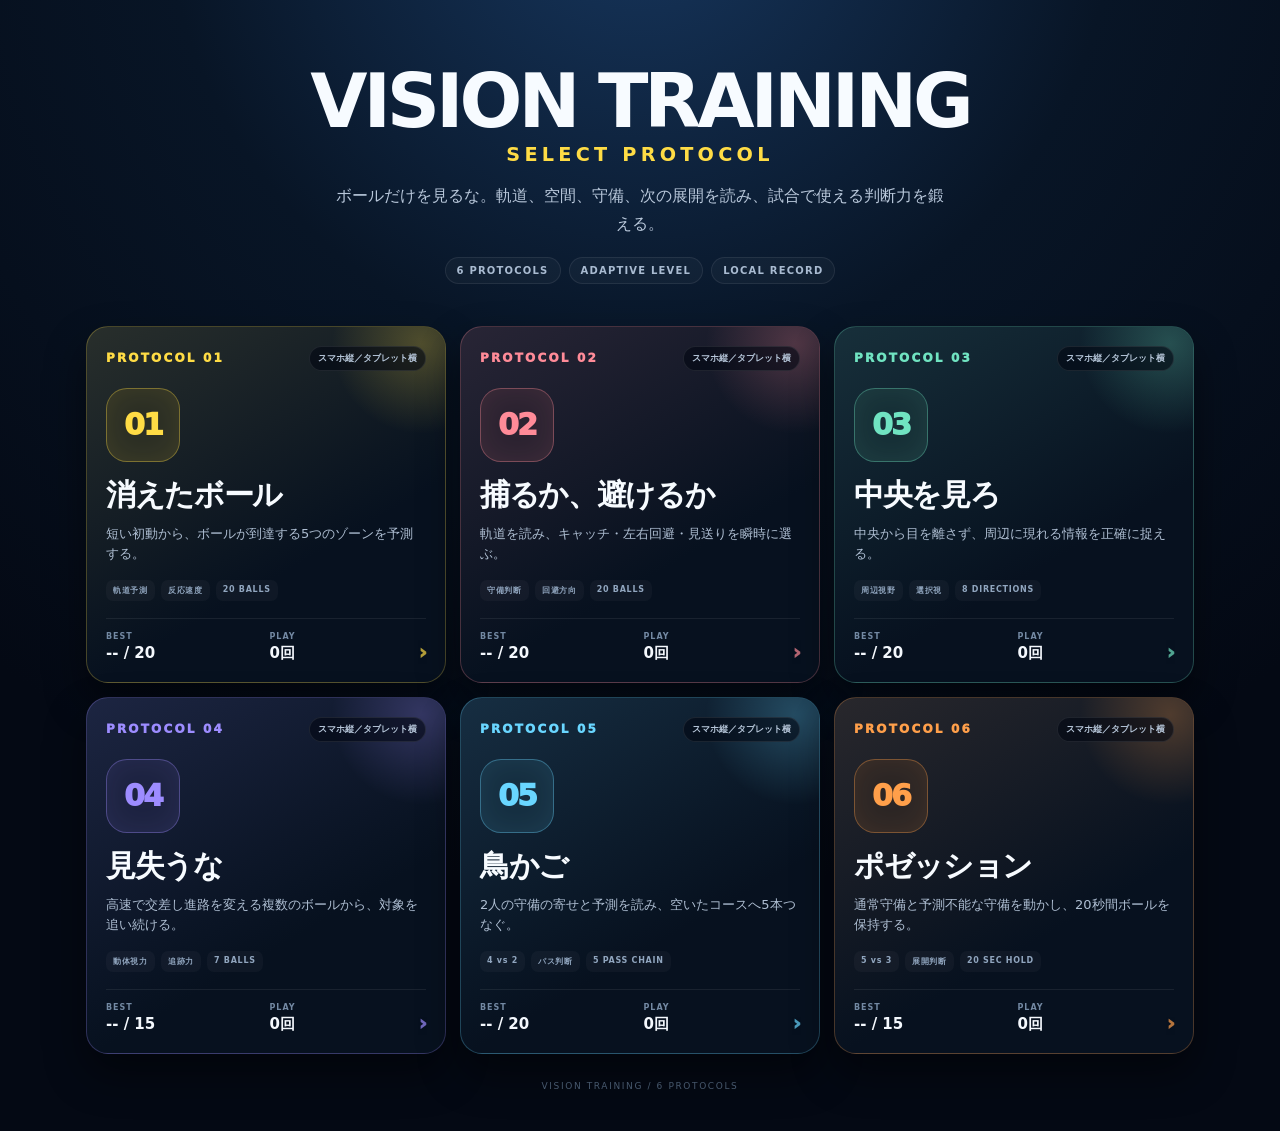
<file: index.html>
<!doctype html>
<html lang="ja">
<head>
<meta charset="utf-8">
<meta name="viewport" content="width=device-width,initial-scale=1,viewport-fit=cover">
<meta name="theme-color" content="#050914">
<title>VISION TRAINING｜トレーニング選択</title>
<link rel="stylesheet" href="./launcher.css?v=1">
</head>
<body>
<div class="launcher">
  <header class="hero">
    <h1>VISION TRAINING<span>SELECT PROTOCOL</span></h1>
    <p>ボールだけを見るな。軌道、空間、守備、次の展開を読み、試合で使える判断力を鍛える。</p>
    <div class="hero-meta"><span>6 PROTOCOLS</span><span>ADAPTIVE LEVEL</span><span>LOCAL RECORD</span></div>
  </header>

  <main class="protocol-grid" aria-label="トレーニング一覧">
    <a class="protocol-card p1" data-game="p1" href="./hidden-ball.html">
      <div class="card-top"><span class="protocol-no">PROTOCOL 01</span><span class="orientation">スマホ縦／タブレット横</span></div>
      <div class="card-mark">01</div>
      <h2>消えたボール</h2>
      <p class="description">短い初動から、ボールが到達する5つのゾーンを予測する。</p>
      <div class="tags"><span>軌道予測</span><span>反応速度</span><span>20 BALLS</span></div>
      <div class="card-record"><span>BEST<strong data-best>-- / 20</strong></span><span>PLAY<strong data-sessions>0回</strong></span></div>
      <span class="card-arrow">›</span>
    </a>

    <a class="protocol-card p2" data-game="p2" href="./catch-dodge.html">
      <div class="card-top"><span class="protocol-no">PROTOCOL 02</span><span class="orientation">スマホ縦／タブレット横</span></div>
      <div class="card-mark">02</div>
      <h2>捕るか、避けるか</h2>
      <p class="description">軌道を読み、キャッチ・左右回避・見送りを瞬時に選ぶ。</p>
      <div class="tags"><span>守備判断</span><span>回避方向</span><span>20 BALLS</span></div>
      <div class="card-record"><span>BEST<strong data-best>-- / 20</strong></span><span>PLAY<strong data-sessions>0回</strong></span></div>
      <span class="card-arrow">›</span>
    </a>

    <a class="protocol-card p3" data-game="p3" href="./peripheral.html">
      <div class="card-top"><span class="protocol-no">PROTOCOL 03</span><span class="orientation">スマホ縦／タブレット横</span></div>
      <div class="card-mark">03</div>
      <h2>中央を見ろ</h2>
      <p class="description">中央から目を離さず、周辺に現れる情報を正確に捉える。</p>
      <div class="tags"><span>周辺視野</span><span>選択視</span><span>8 DIRECTIONS</span></div>
      <div class="card-record"><span>BEST<strong data-best>-- / 20</strong></span><span>PLAY<strong data-sessions>0回</strong></span></div>
      <span class="card-arrow">›</span>
    </a>

    <a class="protocol-card p4" data-game="p4" href="./tracking.html">
      <div class="card-top"><span class="protocol-no">PROTOCOL 04</span><span class="orientation">スマホ縦／タブレット横</span></div>
      <div class="card-mark">04</div>
      <h2>見失うな</h2>
      <p class="description">高速で交差し進路を変える複数のボールから、対象を追い続ける。</p>
      <div class="tags"><span>動体視力</span><span>追跡力</span><span>7 BALLS</span></div>
      <div class="card-record"><span>BEST<strong data-best>-- / 15</strong></span><span>PLAY<strong data-sessions>0回</strong></span></div>
      <span class="card-arrow">›</span>
    </a>

    <a class="protocol-card p5" data-game="p5" href="./rondo.html">
      <div class="card-top"><span class="protocol-no">PROTOCOL 05</span><span class="orientation">スマホ縦／タブレット横</span></div>
      <div class="card-mark">05</div>
      <h2>鳥かご</h2>
      <p class="description">2人の守備の寄せと予測を読み、空いたコースへ5本つなぐ。</p>
      <div class="tags"><span>4 vs 2</span><span>パス判断</span><span>5 PASS CHAIN</span></div>
      <div class="card-record"><span>BEST<strong data-best>-- / 20</strong></span><span>PLAY<strong data-sessions>0回</strong></span></div>
      <span class="card-arrow">›</span>
    </a>

    <a class="protocol-card p6" data-game="p6" href="./possession.html">
      <div class="card-top"><span class="protocol-no">PROTOCOL 06</span><span class="orientation">スマホ縦／タブレット横</span></div>
      <div class="card-mark">06</div>
      <h2>ポゼッション</h2>
      <p class="description">通常守備と予測不能な守備を動かし、20秒間ボールを保持する。</p>
      <div class="tags"><span>5 vs 3</span><span>展開判断</span><span>20 SEC HOLD</span></div>
      <div class="card-record"><span>BEST<strong data-best>-- / 15</strong></span><span>PLAY<strong data-sessions>0回</strong></span></div>
      <span class="card-arrow">›</span>
    </a>
  </main>

  <footer class="footer">VISION TRAINING / 6 PROTOCOLS</footer>
</div>
<script src="./launcher.js?v=1"></script>
</body>
</html>
</file>
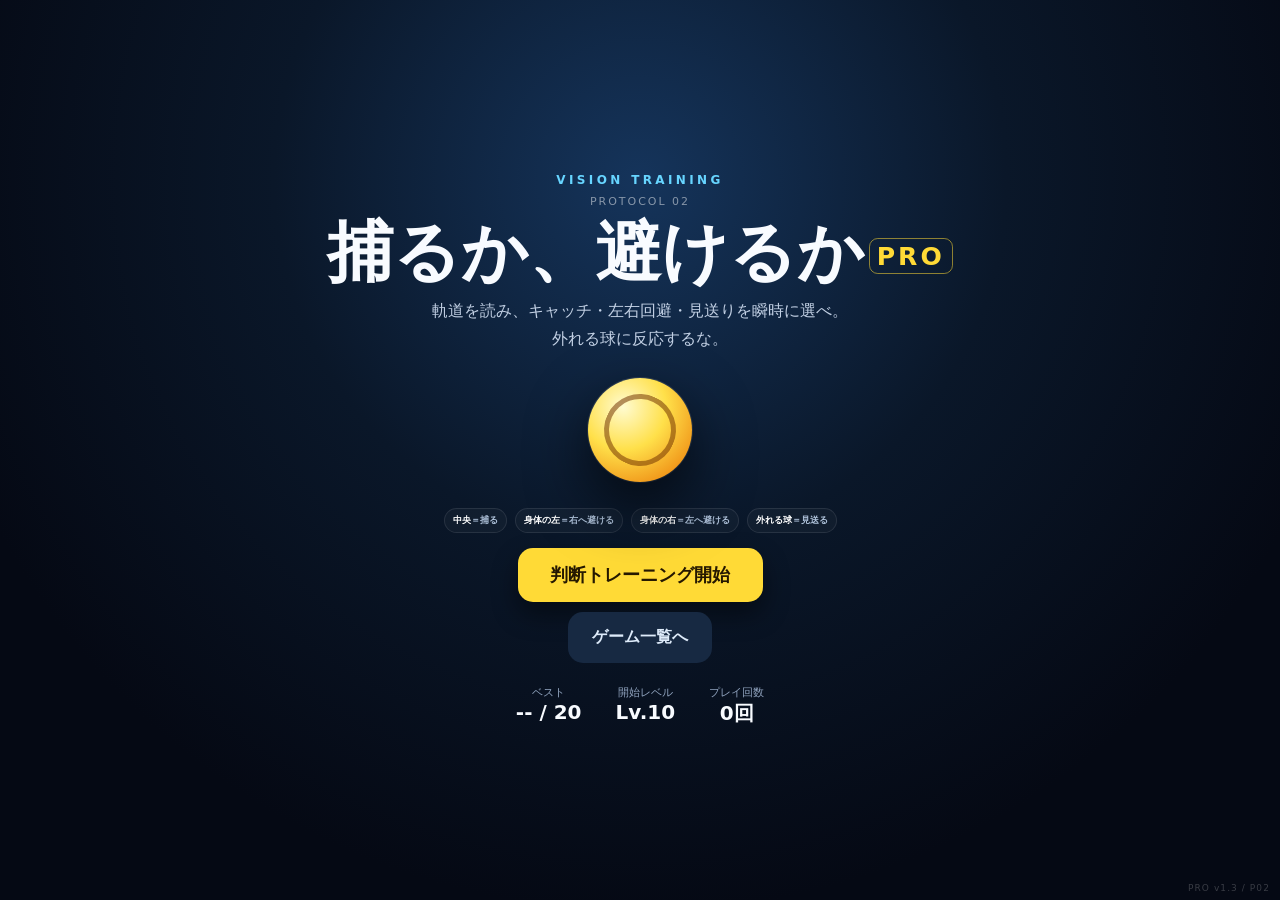
<file: catch-dodge.html>
<!doctype html>
<html lang="ja">
<head>
<meta charset="utf-8">
<meta name="viewport" content="width=device-width,initial-scale=1,viewport-fit=cover">
<meta name="theme-color" content="#050914">
<title>VISION TRAINING｜捕るか、避けるか</title>
<link rel="stylesheet" href="./pro.css?v=2">
<link rel="stylesheet" href="./catch-dodge.css?v=3">
<link rel="stylesheet" href="./phone-portrait.css?v=1">
</head>
<body>
<section id="home" class="screen home active">
  <div class="brand">VISION TRAINING</div><div class="protocol">PROTOCOL 02</div>
  <h1>捕るか、避けるか<span class="pro">PRO</span></h1>
  <p class="lead">軌道を読み、キャッチ・左右回避・見送りを瞬時に選べ。<br>外れる球に反応するな。</p>
  <div class="ball-logo"></div>
  <div class="body-key"><span><b>中央</b>＝捕る</span><span><b>身体の左</b>＝右へ避ける</span><span><b>身体の右</b>＝左へ避ける</span><span><b>外れる球</b>＝見送る</span></div>
  <button id="start" class="primary">判断トレーニング開始</button>
  <a class="secondary protocol-link" href="./index.html">ゲーム一覧へ</a>
  <div class="stats"><div><span>ベスト</span><strong id="best">-- / 20</strong></div><div><span>開始レベル</span><strong id="startLevel">Lv.10</strong></div><div><span>プレイ回数</span><strong id="sessions">0回</strong></div></div>
</section>
<section id="game" class="screen game">
  <header class="header"><button id="quit" class="icon">×</button><div><div class="progress-text"><span id="number">1</span> / 20</div><div class="track"><div id="bar" class="bar"></div></div></div><div class="level">PRO LEVEL<strong id="level">10</strong></div></header>
  <div class="stage"><canvas id="canvas"></canvas><div id="focus" class="focus">＋</div><div id="count" class="count"></div><div id="feedback" class="feedback"></div><div id="timer" class="timer"><i></i></div><div id="instruction" class="instruction">中央の＋を見ろ</div></div>
  <div class="decision-answers">
    <button class="decision dodge" data-action="dodgeLeft" disabled>← 左へ避ける<small>右側へ来る球</small></button>
    <button class="decision stay" data-action="stay" disabled>見送る<small>左へ外れる球</small></button>
    <button class="decision catch" data-action="catch" disabled>捕る<small>中央の安全な球</small></button>
    <button class="decision stay" data-action="stay" disabled>見送る<small>右へ外れる球</small></button>
    <button class="decision dodge" data-action="dodgeRight" disabled>右へ避ける →<small>左側へ来る球</small></button>
  </div>
</section>
<section id="result" class="screen result compact">
  <div class="brand">PROTOCOL COMPLETE</div><h1>判断トレーニング完了</h1>
  <div class="score"><div><strong id="score">0</strong><span>/ 20</span></div></div><p id="message" class="lead"></p>
  <div class="result-grid"><div><span>反応時間</span><strong id="reaction">-- ms</strong></div><div><span>到達レベル</span><strong id="endLevel">Lv.10</strong></div><div><span>逆方向回避</span><strong id="reverse">0回</strong></div><div><span>TIME OUT</span><strong id="timeouts">0回</strong></div></div>
  <div id="actionRates" class="action-rates"></div><div id="newBest" class="best" hidden>自己ベスト更新！</div>
  <button id="retry" class="primary">もう一度</button><button id="homeBtn" class="secondary">ホームへ</button>
</section>
<div id="portrait" class="portrait"><div><strong>端末に合う向きでプレー</strong><p>スマホは縦向き、iPadやタブレットは横向きがおすすめです。</p><button id="continue" class="secondary">この向きで続ける</button></div></div>
<div class="version">PRO v1.3 / P02</div>
<script src="./catch-dodge.js?v=2"></script>
<script src="./phone-portrait.js?v=2"></script>
</body>
</html>
</file>
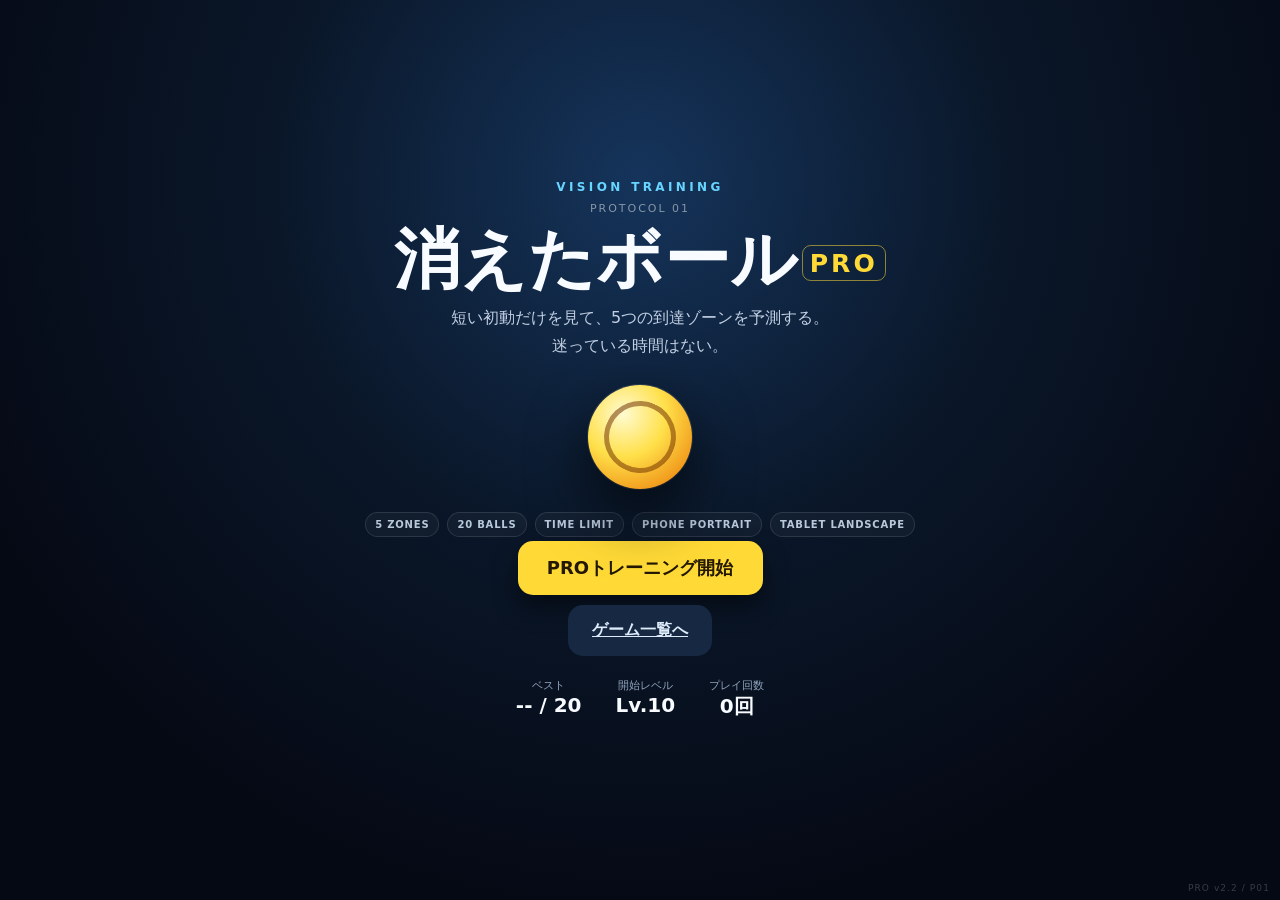
<file: hidden-ball.html>
<!doctype html>
<html lang="ja">
<head>
<meta charset="utf-8">
<meta name="viewport" content="width=device-width,initial-scale=1,viewport-fit=cover">
<meta name="theme-color" content="#050914">
<title>VISION TRAINING｜消えたボール</title>
<link rel="stylesheet" href="./pro.css?v=2">
<link rel="stylesheet" href="./phone-portrait.css?v=1">
</head>
<body>
<section id="home" class="screen home active">
  <div class="brand">VISION TRAINING</div><div class="protocol">PROTOCOL 01</div>
  <h1>消えたボール<span class="pro">PRO</span></h1>
  <p class="lead">短い初動だけを見て、5つの到達ゾーンを予測する。<br>迷っている時間はない。</p>
  <div class="ball-logo"></div>
  <div class="specs"><span>5 ZONES</span><span>20 BALLS</span><span>TIME LIMIT</span><span>PHONE PORTRAIT</span><span>TABLET LANDSCAPE</span></div>
  <button id="start" class="primary">PROトレーニング開始</button>
  <a class="secondary protocol-link" href="./index.html">ゲーム一覧へ</a>
  <div class="stats"><div><span>ベスト</span><strong id="best">-- / 20</strong></div><div><span>開始レベル</span><strong id="startLevel">Lv.10</strong></div><div><span>プレイ回数</span><strong id="sessions">0回</strong></div></div>
</section>
<section id="game" class="screen game">
  <header class="header"><button id="quit" class="icon">×</button><div><div class="progress-text"><span id="number">1</span> / 20</div><div class="track"><div id="bar" class="bar"></div></div></div><div class="level">PRO LEVEL<strong id="level">10</strong></div></header>
  <div class="stage"><canvas id="canvas"></canvas><div id="focus" class="focus">＋</div><div id="count" class="count"></div><div id="feedback" class="feedback"></div><div id="timer" class="timer"><i></i></div><div id="instruction" class="instruction">中央の＋を見ろ</div></div>
  <div class="answers">
    <button class="answer" data-zone="0" disabled>1<small>左端</small></button><button class="answer" data-zone="1" disabled>2<small>左中</small></button><button class="answer" data-zone="2" disabled>3<small>中央</small></button><button class="answer" data-zone="3" disabled>4<small>右中</small></button><button class="answer" data-zone="4" disabled>5<small>右端</small></button>
  </div>
</section>
<section id="result" class="screen result">
  <div class="brand">PROTOCOL COMPLETE</div><h1>トレーニング完了</h1>
  <div class="score"><div><strong id="score">0</strong><span>/ 20</span></div></div><p id="message" class="lead"></p>
  <div class="result-grid"><div><span>反応時間</span><strong id="reaction">-- ms</strong></div><div><span>到達レベル</span><strong id="endLevel">Lv.10</strong></div><div><span>1ゾーン差</span><strong id="nearMiss">0回</strong></div><div><span>TIME OUT</span><strong id="timeouts">0回</strong></div></div>
  <div id="zoneRates" class="zone-rates"></div><div id="newBest" class="best" hidden>自己ベスト更新！</div>
  <button id="retry" class="primary">もう一度</button><button id="homeBtn" class="secondary">ホームへ</button>
</section>
<div id="portrait" class="portrait"><div><strong>端末に合う向きでプレー</strong><p>スマホは縦向き、iPadやタブレットは横向きがおすすめです。</p><button id="continue" class="secondary">この向きで続ける</button></div></div>
<div class="version">PRO v2.2 / P01</div>
<script src="./pro.js?v=2"></script>
<script src="./phone-portrait.js?v=2"></script>
</body>
</html>
</file>
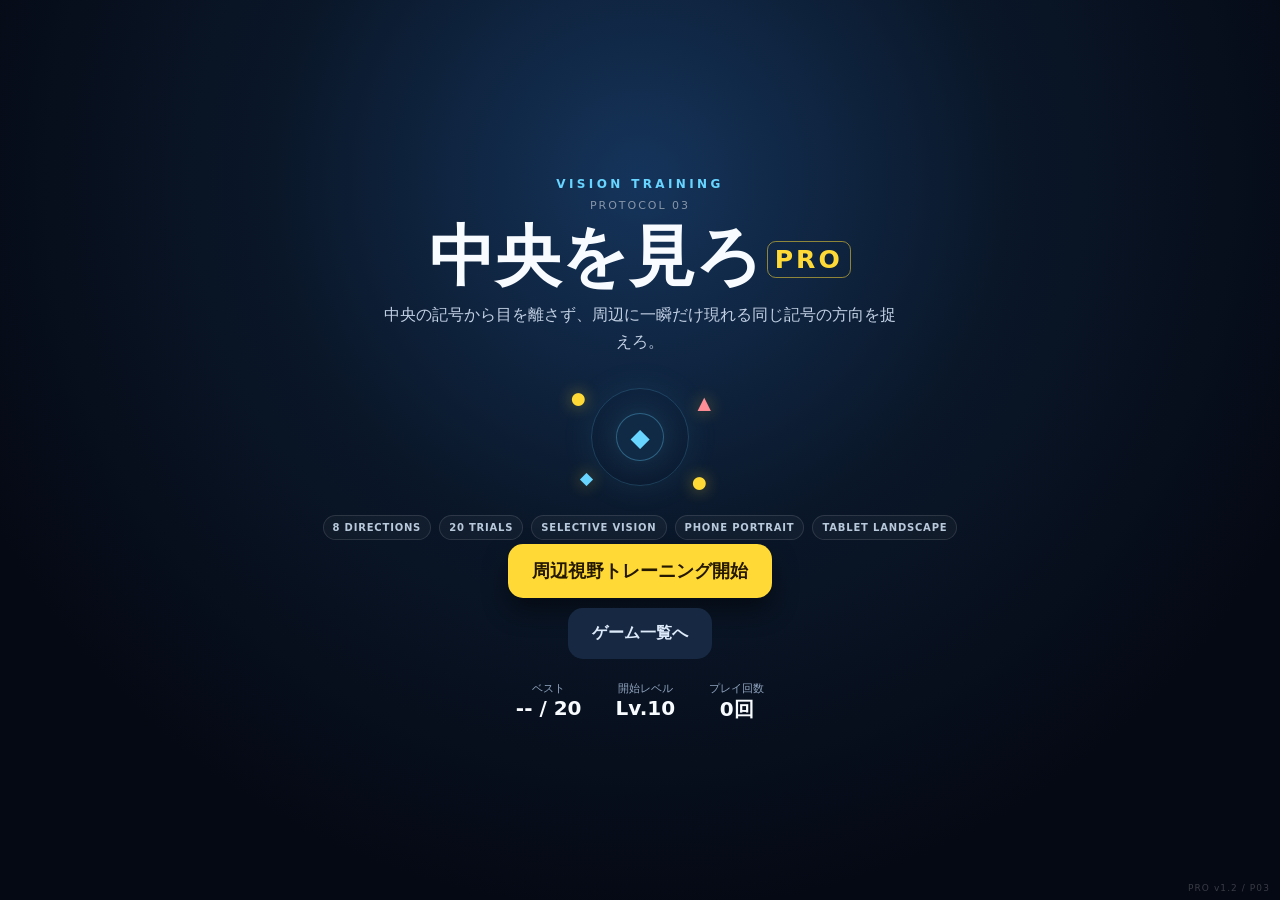
<file: peripheral.html>
<!doctype html>
<html lang="ja">
<head>
<meta charset="utf-8">
<meta name="viewport" content="width=device-width,initial-scale=1,viewport-fit=cover">
<meta name="theme-color" content="#050914">
<title>VISION TRAINING｜中央を見ろ</title>
<link rel="stylesheet" href="./pro.css?v=2">
<link rel="stylesheet" href="./peripheral.css?v=1">
<link rel="stylesheet" href="./phone-portrait.css?v=1">
</head>
<body>
<section id="home" class="screen home active">
  <div class="brand">VISION TRAINING</div><div class="protocol">PROTOCOL 03</div>
  <h1>中央を見ろ<span class="pro">PRO</span></h1>
  <p class="lead">中央の記号から目を離さず、周辺に一瞬だけ現れる同じ記号の方向を捉えろ。</p>
  <div class="peripheral-logo"><span class="logo-center">◆</span><i class="p1">●</i><i class="p2">▲</i><i class="p3">◆</i><i class="p4">●</i></div>
  <div class="specs"><span>8 DIRECTIONS</span><span>20 TRIALS</span><span>SELECTIVE VISION</span><span>PHONE PORTRAIT</span><span>TABLET LANDSCAPE</span></div>
  <button id="start" class="primary">周辺視野トレーニング開始</button>
  <a class="secondary protocol-link" href="./index.html">ゲーム一覧へ</a>
  <div class="stats"><div><span>ベスト</span><strong id="best">-- / 20</strong></div><div><span>開始レベル</span><strong id="startLevel">Lv.10</strong></div><div><span>プレイ回数</span><strong id="sessions">0回</strong></div></div>
</section>
<section id="game" class="screen game">
  <header class="header"><button id="quit" class="icon">×</button><div><div class="progress-text"><span id="number">1</span> / 20</div><div class="track"><div id="bar" class="bar"></div></div></div><div class="level">PRO LEVEL<strong id="level">10</strong></div></header>
  <div class="stage peripheral-stage">
    <canvas id="canvas"></canvas>
    <div id="focusTarget" class="focus-target"><span id="focusShape">◆</span><small>これを探せ</small></div>
    <div id="count" class="count"></div>
    <div id="feedback" class="feedback"></div>
    <div id="timer" class="timer"><i></i></div>
    <div id="instruction" class="instruction">中央だけを見ろ</div>
    <div id="directionPad" class="direction-pad" aria-label="方向を選ぶ">
      <button data-dir="0" class="dir nw" disabled aria-label="左上">↖<small>左上</small></button>
      <button data-dir="1" class="dir n" disabled aria-label="上">↑<small>上</small></button>
      <button data-dir="2" class="dir ne" disabled aria-label="右上">↗<small>右上</small></button>
      <button data-dir="3" class="dir e" disabled aria-label="右">→<small>右</small></button>
      <button data-dir="4" class="dir se" disabled aria-label="右下">↘<small>右下</small></button>
      <button data-dir="5" class="dir s" disabled aria-label="下">↓<small>下</small></button>
      <button data-dir="6" class="dir sw" disabled aria-label="左下">↙<small>左下</small></button>
      <button data-dir="7" class="dir w" disabled aria-label="左">←<small>左</small></button>
    </div>
  </div>
</section>
<section id="result" class="screen result compact">
  <div class="brand">PROTOCOL COMPLETE</div><h1>周辺視野トレーニング完了</h1>
  <div class="score"><div><strong id="score">0</strong><span>/ 20</span></div></div><p id="message" class="lead"></p>
  <div class="result-grid"><div><span>反応時間</span><strong id="reaction">-- ms</strong></div><div><span>到達レベル</span><strong id="endLevel">Lv.10</strong></div><div><span>1方向差</span><strong id="nearMiss">0回</strong></div><div><span>TIME OUT</span><strong id="timeouts">0回</strong></div></div>
  <div id="areaRates" class="area-rates"></div><div id="newBest" class="best" hidden>自己ベスト更新！</div>
  <button id="retry" class="primary">もう一度</button><button id="homeBtn" class="secondary">ホームへ</button>
</section>
<div id="portrait" class="portrait"><div><strong>端末に合う向きでプレー</strong><p>スマホは縦向き、iPadやタブレットは横向きがおすすめです。</p><button id="continue" class="secondary">この向きで続ける</button></div></div>
<div class="version">PRO v1.2 / P03</div>
<script src="./peripheral.js?v=1"></script>
<script src="./phone-portrait.js?v=2"></script>
</body>
</html>
</file>
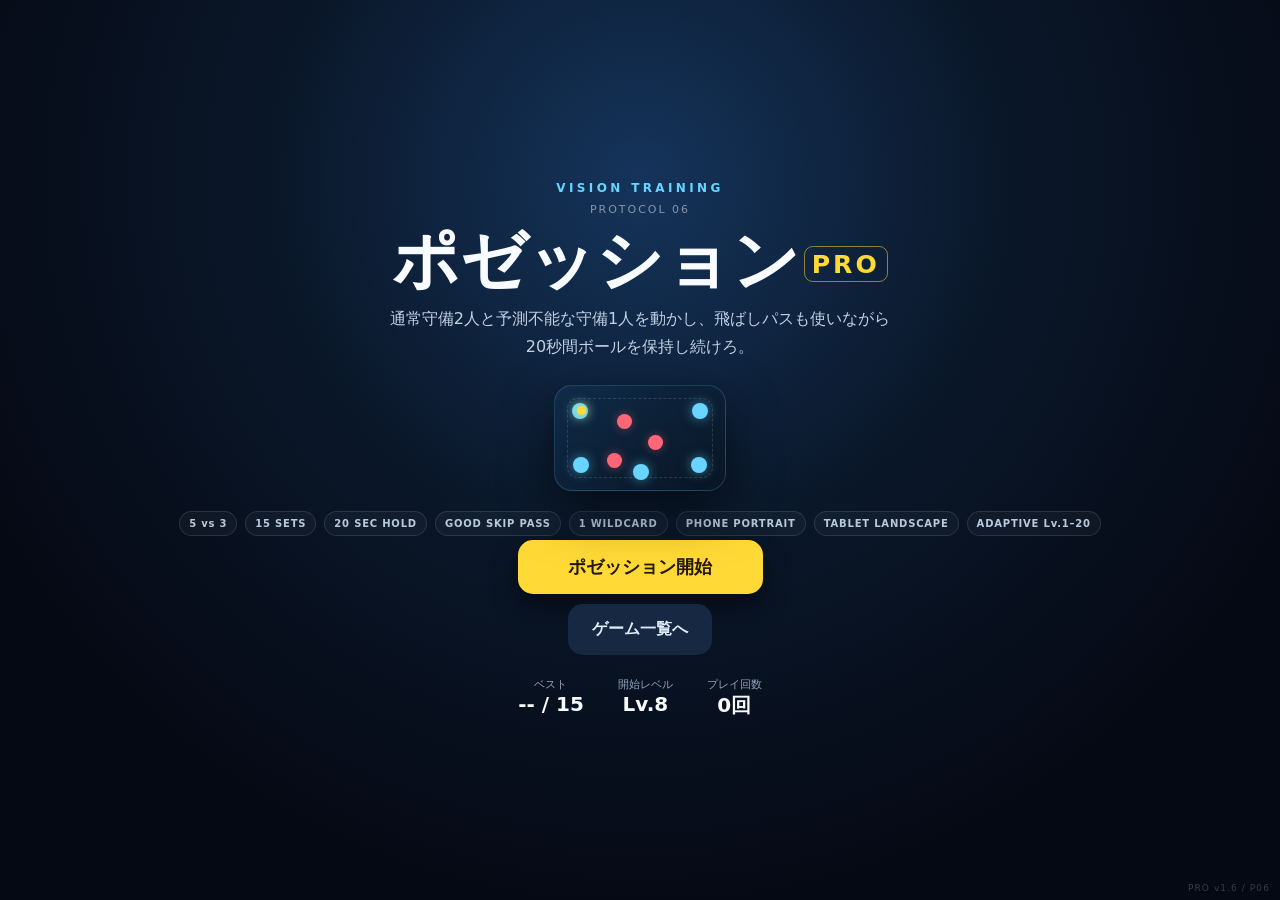
<file: possession.html>
<!doctype html>
<html lang="ja">
<head>
<meta charset="utf-8">
<meta name="viewport" content="width=device-width,initial-scale=1,viewport-fit=cover">
<meta name="theme-color" content="#050914">
<title>VISION TRAINING｜ポゼッション</title>
<link rel="stylesheet" href="./pro.css?v=2">
<link rel="stylesheet" href="./possession.css?v=2">
<link rel="stylesheet" href="./possession-mobile.css?v=3">
</head>
<body>
<section id="home" class="screen home active">
  <div class="brand">VISION TRAINING</div><div class="protocol">PROTOCOL 06</div>
  <h1>ポゼッション<span class="pro">PRO</span></h1>
  <p class="lead">通常守備2人と予測不能な守備1人を動かし、飛ばしパスも使いながら20秒間ボールを保持し続けろ。</p>
  <div class="possession-logo"><i class="a a1"></i><i class="a a2"></i><i class="a a3"></i><i class="a a4"></i><i class="a a5"></i><b class="d d1"></b><b class="d d2"></b><b class="d d3"></b><span></span></div>
  <div class="specs"><span>5 vs 3</span><span>15 SETS</span><span>20 SEC HOLD</span><span>GOOD SKIP PASS</span><span>1 WILDCARD</span><span>PHONE PORTRAIT</span><span>TABLET LANDSCAPE</span><span>ADAPTIVE Lv.1–20</span></div>
  <button id="start" class="primary">ポゼッション開始</button>
  <a class="secondary protocol-link" href="./index.html">ゲーム一覧へ</a>
  <div class="stats"><div><span>ベスト</span><strong id="best">-- / 15</strong></div><div><span>開始レベル</span><strong id="startLevel">Lv.8</strong></div><div><span>プレイ回数</span><strong id="sessions">0回</strong></div></div>
</section>
<section id="game" class="screen game">
  <header class="header"><button id="quit" class="icon">×</button><div><div class="progress-text"><span id="number">1</span> / 15</div><div class="track"><div id="bar" class="bar"></div></div></div><div class="level">PRO LEVEL<strong id="level">8</strong></div></header>
  <div class="stage possession-stage">
    <div class="possession-court">
      <canvas id="canvas" aria-label="ポゼッション判断ゲーム"></canvas>
      <div id="count" class="count"></div>
      <div id="feedback" class="feedback"></div>
      <div id="timer" class="timer"><i></i></div>
      <div id="instruction" class="instruction">20秒間、保持し続けろ</div>
      <div class="possession-hud"><span id="chain">TIME 20.0</span><span id="pressure">PRESS --</span><span id="switches">SWITCH 0</span></div>
    </div>
  </div>
</section>
<section id="result" class="screen result compact">
  <div class="brand">PROTOCOL COMPLETE</div><h1>ポゼッション完了</h1>
  <div class="score"><div><strong id="score">0</strong><span>/ 15</span></div></div><p id="message" class="lead"></p>
  <div class="result-grid"><div><span>判断時間</span><strong id="reaction">-- ms</strong></div><div><span>到達レベル</span><strong id="endLevel">Lv.8</strong></div><div><span>最多連続パス</span><strong id="maxStreak">0本</strong></div><div><span>失敗セット</span><strong id="turnovers">0回</strong></div></div>
  <div id="possessionRates" class="possession-rates"></div><div id="newBest" class="best" hidden>自己ベスト更新！</div>
  <button id="retry" class="primary">もう一度</button><button id="homeBtn" class="secondary">ホームへ</button>
</section>
<div id="portrait" class="portrait"><div><strong>端末に合う向きでプレー</strong><p>スマホは縦向き、iPadやタブレットは横向きがおすすめです。</p><button id="continue" class="secondary">この向きで続ける</button></div></div>
<div class="version">PRO v1.6 / P06</div>
<script src="./possession.js?v=1"></script>
<script src="./possession-time-defense.js?v=1"></script>
<script src="./possession-wildcard.js?v=1"></script>
<script src="./possession-good-pass.js?v=1"></script>
<script src="./possession-mobile.js?v=3"></script>
</body>
</html>
</file>
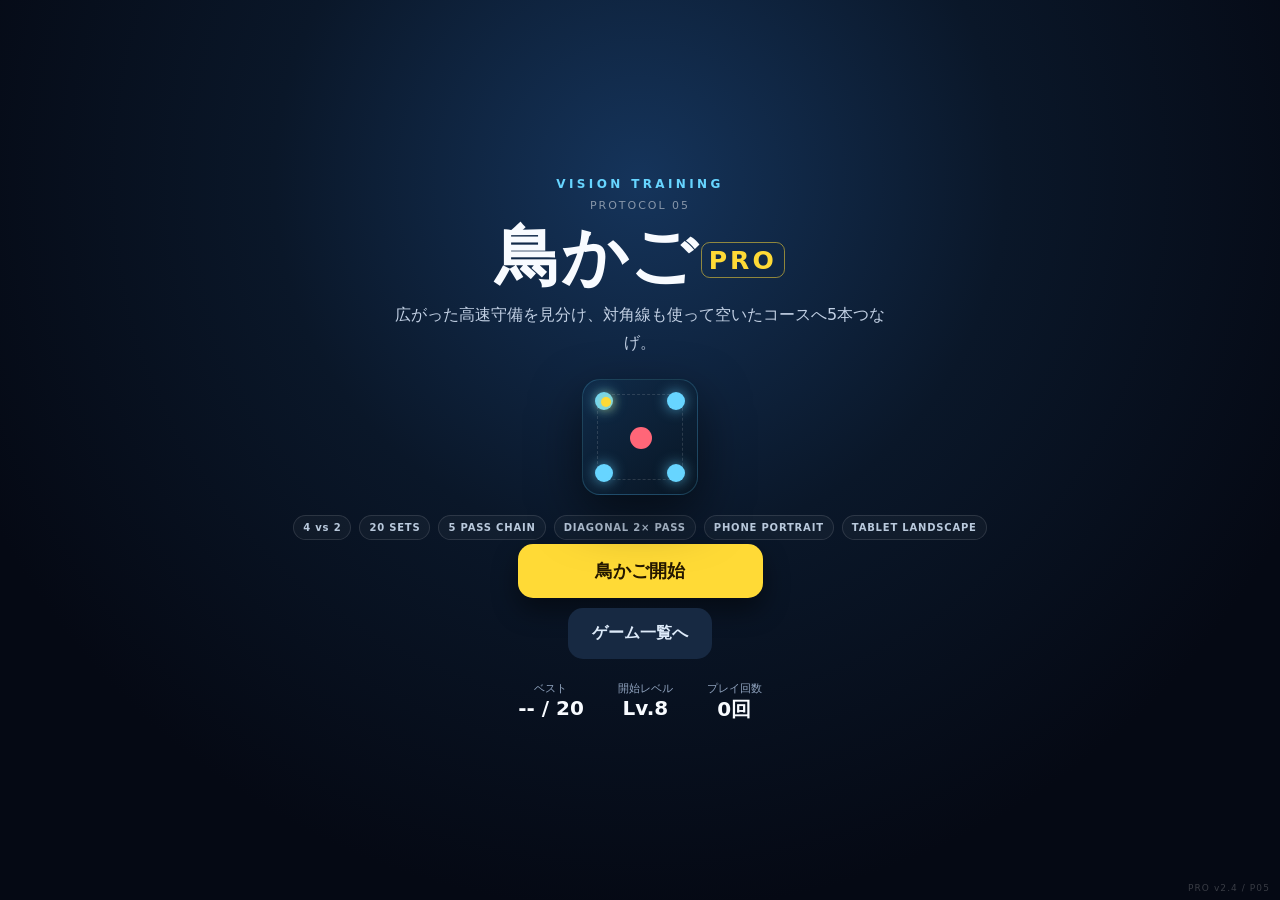
<file: rondo.html>
<!doctype html>
<html lang="ja">
<head>
<meta charset="utf-8">
<meta name="viewport" content="width=device-width,initial-scale=1,viewport-fit=cover">
<meta name="theme-color" content="#050914">
<title>VISION TRAINING｜鳥かご</title>
<link rel="stylesheet" href="./pro.css?v=2">
<link rel="stylesheet" href="./rondo.css?v=2">
<link rel="stylesheet" href="./phone-portrait.css?v=1">
<link rel="stylesheet" href="./rondo-phone-square.css?v=1">
</head>
<body>
<section id="home" class="screen home active">
  <div class="brand">VISION TRAINING</div><div class="protocol">PROTOCOL 05</div>
  <h1>鳥かご<span class="pro">PRO</span></h1>
  <p class="lead">広がった高速守備を見分け、対角線も使って空いたコースへ5本つなげ。</p>
  <div class="rondo-logo"><i class="mate m1"></i><i class="mate m2"></i><i class="mate m3"></i><i class="mate m4"></i><b></b><span></span></div>
  <div class="specs"><span>4 vs 2</span><span>20 SETS</span><span>5 PASS CHAIN</span><span>DIAGONAL 2× PASS</span><span>PHONE PORTRAIT</span><span>TABLET LANDSCAPE</span></div>
  <button id="start" class="primary">鳥かご開始</button>
  <a class="secondary protocol-link" href="./index.html">ゲーム一覧へ</a>
  <div class="stats"><div><span>ベスト</span><strong id="best">-- / 20</strong></div><div><span>開始レベル</span><strong id="startLevel">Lv.8</strong></div><div><span>プレイ回数</span><strong id="sessions">0回</strong></div></div>
</section>
<section id="game" class="screen game">
  <header class="header"><button id="quit" class="icon">×</button><div><div class="progress-text"><span id="number">1</span> / 20</div><div class="track"><div id="bar" class="bar"></div></div></div><div class="level">PRO LEVEL<strong id="level">8</strong></div></header>
  <div class="stage rondo-stage">
    <div class="rondo-court">
      <canvas id="canvas" aria-label="鳥かごパス判断ゲーム"></canvas>
      <div id="count" class="count"></div>
      <div id="feedback" class="feedback"></div>
      <div id="timer" class="timer"><i></i></div>
      <div id="instruction" class="instruction">5本つないで1回成功</div>
      <div class="rondo-hud"><span id="streak">CHAIN 0 / 5</span><span id="defenderCount">2 DEFENDERS</span></div>
    </div>
  </div>
</section>
<section id="result" class="screen result compact">
  <div class="brand">PROTOCOL COMPLETE</div><h1>鳥かご完了</h1>
  <div class="score"><div><strong id="score">0</strong><span>/ 20</span></div></div><p id="message" class="lead"></p>
  <div class="result-grid"><div><span>判断時間</span><strong id="reaction">-- ms</strong></div><div><span>到達レベル</span><strong id="endLevel">Lv.8</strong></div><div><span>最大連続パス</span><strong id="maxStreak">0本</strong></div><div><span>失敗セット</span><strong id="turnovers">0回</strong></div></div>
  <div id="passRates" class="pass-rates"></div><div id="newBest" class="best" hidden>自己ベスト更新！</div>
  <button id="retry" class="primary">もう一度</button><button id="homeBtn" class="secondary">ホームへ</button>
</section>
<div id="portrait" class="portrait"><div><strong>端末に合う向きでプレー</strong><p>スマホは縦向き、iPadやタブレットは横向きがおすすめです。</p><button id="continue" class="secondary">この向きで続ける</button></div></div>
<div class="version">PRO v2.4 / P05</div>
<script src="./rondo.js?v=1"></script>
<script src="./rondo-chain.js?v=2"></script>
<script src="./rondo-defense.js?v=2"></script>
<script src="./rondo-pass-speed.js?v=1"></script>
<script src="./rondo-spacing.js?v=2"></script>
<script src="./rondo-visual-layout.js?v=1"></script>
<script src="./phone-portrait.js?v=5"></script>
</body>
</html>
</file>
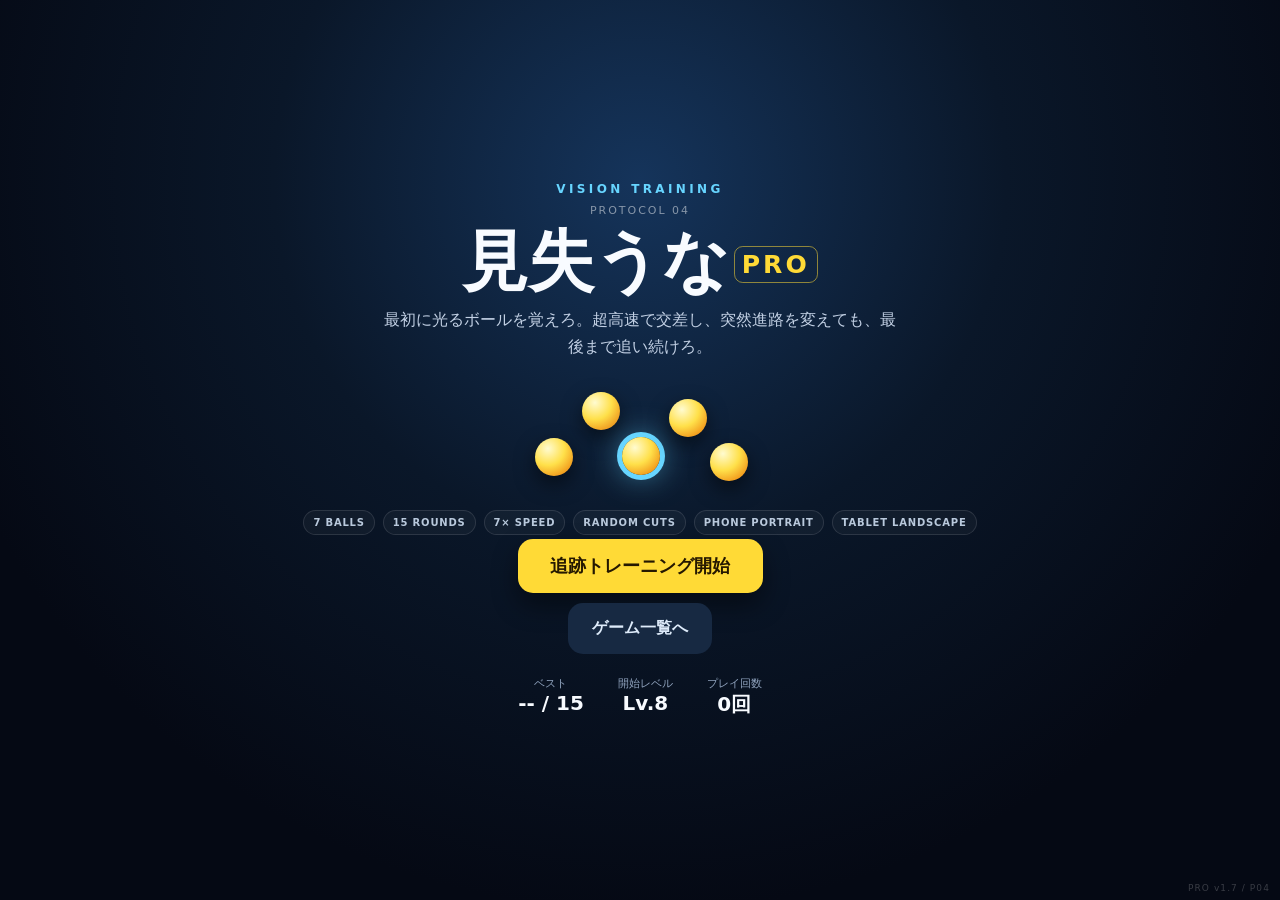
<file: tracking.html>
<!doctype html>
<html lang="ja">
<head>
<meta charset="utf-8">
<meta name="viewport" content="width=device-width,initial-scale=1,viewport-fit=cover">
<meta name="theme-color" content="#050914">
<title>VISION TRAINING｜見失うな</title>
<link rel="stylesheet" href="./pro.css?v=2">
<link rel="stylesheet" href="./tracking.css?v=1">
<link rel="stylesheet" href="./phone-portrait.css?v=1">
</head>
<body>
<section id="home" class="screen home active">
  <div class="brand">VISION TRAINING</div><div class="protocol">PROTOCOL 04</div>
  <h1>見失うな<span class="pro">PRO</span></h1>
  <p class="lead">最初に光るボールを覚えろ。超高速で交差し、突然進路を変えても、最後まで追い続けろ。</p>
  <div class="tracking-logo"><i></i><i></i><i class="target"></i><i></i><i></i></div>
  <div class="specs"><span>7 BALLS</span><span>15 ROUNDS</span><span>7× SPEED</span><span>RANDOM CUTS</span><span>PHONE PORTRAIT</span><span>TABLET LANDSCAPE</span></div>
  <button id="start" class="primary">追跡トレーニング開始</button>
  <a class="secondary protocol-link" href="./index.html">ゲーム一覧へ</a>
  <div class="stats"><div><span>ベスト</span><strong id="best">-- / 15</strong></div><div><span>開始レベル</span><strong id="startLevel">Lv.8</strong></div><div><span>プレイ回数</span><strong id="sessions">0回</strong></div></div>
</section>
<section id="game" class="screen game">
  <header class="header"><button id="quit" class="icon">×</button><div><div class="progress-text"><span id="number">1</span> / 15</div><div class="track"><div id="bar" class="bar"></div></div></div><div class="level">PRO LEVEL<strong id="level">8</strong></div></header>
  <div class="stage tracking-stage">
    <canvas id="canvas" aria-label="動くボールを追跡するゲーム"></canvas>
    <div id="count" class="count"></div>
    <div id="feedback" class="feedback"></div>
    <div id="timer" class="timer"><i></i></div>
    <div id="instruction" class="instruction">光るボールを覚えろ</div>
    <div id="ballCount" class="ball-count">7 BALLS</div>
  </div>
</section>
<section id="result" class="screen result compact">
  <div class="brand">PROTOCOL COMPLETE</div><h1>追跡トレーニング完了</h1>
  <div class="score"><div><strong id="score">0</strong><span>/ 15</span></div></div><p id="message" class="lead"></p>
  <div class="result-grid"><div><span>選択時間</span><strong id="reaction">-- ms</strong></div><div><span>到達レベル</span><strong id="endLevel">Lv.8</strong></div><div><span>ボール数</span><strong id="maxBalls">7個</strong></div><div><span>TIME OUT</span><strong id="timeouts">0回</strong></div></div>
  <div id="countRates" class="count-rates"></div><div id="newBest" class="best" hidden>自己ベスト更新！</div>
  <button id="retry" class="primary">もう一度</button><button id="homeBtn" class="secondary">ホームへ</button>
</section>
<div id="portrait" class="portrait"><div><strong>端末に合う向きでプレー</strong><p>スマホは縦向き、iPadやタブレットは横向きがおすすめです。</p><button id="continue" class="secondary">この向きで続ける</button></div></div>
<div class="version">PRO v1.7 / P04</div>
<script src="./tracking.js?v=2"></script>
<script src="./tracking-tuning.js?v=5"></script>
<script src="./phone-portrait.js?v=2"></script>
</body>
</html>
</file>
<file: launcher.css>
:root{
  color-scheme:dark;
  font-family:system-ui,-apple-system,"Noto Sans JP",sans-serif;
  --bg:#040914;
  --panel:#0b1728;
  --ink:#f7fbff;
  --muted:#90a4bd;
  --line:#ffffff15;
}
*{box-sizing:border-box}
html{min-height:100%;background:var(--bg)}
body{margin:0;min-height:100svh;color:var(--ink);background:
  radial-gradient(circle at 50% -10%,#17375f 0,#081526 34%,#040914 72%);
  overflow-x:hidden;
}
a{color:inherit}
.launcher{width:min(1180px,100%);margin:0 auto;padding:clamp(24px,5vw,56px) clamp(16px,4vw,36px) 40px}
.hero{text-align:center;margin:0 auto clamp(25px,4vw,42px)}
.brand{font-size:12px;letter-spacing:.34em;color:#69d6ff;font-weight:950}
.hero h1{margin:10px 0 8px;font-size:clamp(34px,7vw,74px);line-height:.95;letter-spacing:-.055em}
.hero h1 span{display:block;margin-top:10px;color:#ffdc45;font-size:.26em;letter-spacing:.22em}
.hero p{max-width:620px;margin:17px auto 0;color:#b8c7da;line-height:1.75;font-size:clamp(13px,2vw,16px)}
.hero-meta{display:flex;justify-content:center;gap:8px;flex-wrap:wrap;margin-top:19px}
.hero-meta span{padding:7px 11px;border-radius:99px;background:#ffffff08;border:1px solid #ffffff14;color:#a9bbd1;font-size:10px;font-weight:900;letter-spacing:.12em}
.protocol-grid{display:grid;grid-template-columns:repeat(3,minmax(0,1fr));gap:14px}
.protocol-card{
  --accent:#69d6ff;
  position:relative;
  min-height:292px;
  display:flex;
  flex-direction:column;
  padding:19px;
  text-decoration:none;
  overflow:hidden;
  border-radius:22px;
  border:1px solid color-mix(in srgb,var(--accent) 26%,transparent);
  background:linear-gradient(150deg,color-mix(in srgb,var(--accent) 12%,#0b1728),#07111f 64%);
  box-shadow:0 20px 42px #0007;
  transition:transform .18s ease,border-color .18s ease,box-shadow .18s ease;
  -webkit-tap-highlight-color:transparent;
}
.protocol-card:before{content:"";position:absolute;width:190px;height:190px;right:-72px;top:-78px;border-radius:50%;background:radial-gradient(circle,color-mix(in srgb,var(--accent) 25%,transparent),transparent 67%);pointer-events:none}
.protocol-card:hover{transform:translateY(-4px);border-color:color-mix(in srgb,var(--accent) 58%,transparent);box-shadow:0 26px 55px #0009}
.protocol-card:active{transform:scale(.985)}
.p1{--accent:#ffdc45}.p2{--accent:#ff8b98}.p3{--accent:#70e3c1}.p4{--accent:#9d8cff}.p5{--accent:#69d6ff}.p6{--accent:#ff9f4a}
.card-top{display:flex;align-items:center;justify-content:space-between;gap:9px;position:relative;z-index:1}
.protocol-no{font-size:12px;font-weight:950;letter-spacing:.18em;color:var(--accent)}
.orientation{padding:5px 8px;border-radius:99px;background:#0208129c;border:1px solid #ffffff16;color:#b6c6d9;font-size:9px;font-weight:900;white-space:nowrap}
.card-mark{position:relative;z-index:1;width:74px;height:74px;margin:17px 0 13px;display:grid;place-items:center;border-radius:21px;background:color-mix(in srgb,var(--accent) 15%,#07111f);border:1px solid color-mix(in srgb,var(--accent) 38%,transparent);box-shadow:inset 0 0 28px color-mix(in srgb,var(--accent) 9%,transparent);font-size:30px;font-weight:1000;color:var(--accent);letter-spacing:-.06em}
.protocol-card h2{position:relative;z-index:1;margin:0;font-size:clamp(22px,3vw,30px);letter-spacing:-.045em}
.description{position:relative;z-index:1;margin:8px 0 15px;color:#aebed2;font-size:13px;line-height:1.55;min-height:41px}
.tags{position:relative;z-index:1;display:flex;gap:6px;flex-wrap:wrap;margin-bottom:17px}
.tags span{padding:5px 7px;border-radius:7px;background:#ffffff08;color:#91a6bf;font-size:8px;font-weight:900;letter-spacing:.09em}
.card-record{position:relative;z-index:1;margin-top:auto;display:grid;grid-template-columns:1fr 1fr;gap:7px;padding-top:13px;border-top:1px solid #ffffff12}
.card-record span{color:#7389a3;font-size:8px;font-weight:900;letter-spacing:.12em}
.card-record strong{display:block;margin-top:3px;color:#f4f8fd;font-size:15px;letter-spacing:0}
.card-arrow{position:absolute;right:18px;bottom:18px;color:var(--accent);font-size:20px;font-weight:1000;opacity:.7}
.footer{text-align:center;margin-top:27px;color:#53677f;font-size:9px;letter-spacing:.18em}
@media(max-width:920px){.protocol-grid{grid-template-columns:repeat(2,minmax(0,1fr))}}
@media(max-width:580px){
  .launcher{padding:28px 13px 28px}
  .hero{margin-bottom:22px}
  .hero h1{font-size:42px}
  .hero p{font-size:13px;line-height:1.65}
  .protocol-grid{grid-template-columns:1fr;gap:11px}
  .protocol-card{min-height:238px;padding:16px;border-radius:18px}
  .card-mark{width:59px;height:59px;margin:13px 0 10px;border-radius:17px;font-size:25px}
  .protocol-card h2{font-size:24px}
  .description{min-height:0;margin-bottom:12px}
  .tags{margin-bottom:12px}
}
@media(max-height:500px) and (orientation:landscape){
  .launcher{padding-top:20px}
  .hero h1{font-size:38px}
  .hero p{margin-top:10px}
  .protocol-grid{grid-template-columns:repeat(3,minmax(0,1fr))}
  .protocol-card{min-height:230px}
}
</file>
<file: pro.css>
:root{color-scheme:dark;font-family:system-ui,-apple-system,"Noto Sans JP",sans-serif;--ink:#f8fbff;--muted:#91a4bf;--panel:#0c182a;--line:#ffffff18;--accent:#ffda36;--cyan:#67d5ff;--good:#69efb2;--bad:#ff8d98}*{box-sizing:border-box}html,body{margin:0;min-height:100%;background:#050914;color:var(--ink)}body{min-height:100svh;overflow:hidden}button{font:inherit}.screen{display:none;min-height:100svh}.screen.active{display:flex}.home,.result{align-items:center;justify-content:center;flex-direction:column;padding:22px;text-align:center;background:radial-gradient(circle at 50% 20%,#15345b 0,#0a1729 38%,#050914 76%)}.brand{font-size:12px;letter-spacing:.28em;color:var(--cyan);font-weight:900}.protocol{margin-top:8px;font-size:11px;letter-spacing:.18em;color:#ffffff7d}.home h1,.result h1{font-size:clamp(34px,8vw,66px);line-height:1.08;margin:9px 0}.pro{display:inline-block;margin-left:.14em;padding:.15em .28em;border:1px solid #ffda3688;border-radius:.35em;color:var(--accent);font-size:.38em;letter-spacing:.12em;vertical-align:.42em}.lead{max-width:520px;color:#c2d0e4;margin:0 0 18px;line-height:1.7}.ball-logo{width:104px;height:104px;border-radius:50%;background:radial-gradient(circle at 34% 28%,#fffbd0,#ffe04a 42%,#e97000 100%);box-shadow:0 24px 60px #000a,0 0 0 1px #fff2;margin:8px 0 23px;position:relative}.ball-logo:before,.ball-logo:after{content:"";position:absolute;inset:16px;border:5px solid #71320088;border-left-color:transparent;border-bottom-color:transparent;border-radius:50%;transform:rotate(25deg)}.ball-logo:after{transform:rotate(205deg)}.primary,.secondary{border:0;border-radius:15px;padding:15px 24px;font-weight:900;cursor:pointer}.primary{background:var(--accent);color:#251800;min-width:245px;font-size:18px;box-shadow:0 12px 26px #0007}.secondary{margin-top:10px;background:#172942;color:#deebfa}.specs{display:flex;gap:8px;flex-wrap:wrap;justify-content:center;margin:0 0 4px}.specs span{padding:6px 9px;border:1px solid #ffffff1d;border-radius:99px;background:#ffffff09;color:#b9c9dc;font-size:10px;font-weight:800;letter-spacing:.08em}.stats{display:flex;gap:34px;margin-top:22px}.stats span{display:block;color:var(--muted);font-size:11px}.stats strong{font-size:20px}.game{flex-direction:column;background:#07101d}.header{height:64px;display:grid;grid-template-columns:46px 1fr 92px;align-items:center;gap:10px;padding:7px 12px;background:#081321;border-bottom:1px solid #ffffff0c}.icon{width:40px;height:40px;border-radius:11px;border:1px solid #ffffff22;background:#ffffff09;color:#fff;font-size:24px}.progress-text{text-align:center;font-weight:800;font-size:13px}.track{height:6px;background:#ffffff13;border-radius:99px;overflow:hidden;margin-top:6px}.bar{height:100%;width:0;background:linear-gradient(90deg,#50cfff,var(--accent));transition:width .2s}.level{text-align:center;background:#122a47;border:1px solid #67d5ff22;border-radius:11px;padding:7px 4px;font-size:11px;color:#8fdcff;font-weight:800}.level strong{display:block;color:#fff;font-size:17px}.stage{position:relative;flex:1;min-height:0}canvas{width:100%;height:100%;display:block}.focus,.count,.feedback,.instruction,.timer{position:absolute;left:50%;transform:translateX(-50%);pointer-events:none}.focus{top:43%;font-size:30px;color:#fff7}.count{top:36%;font-size:66px;font-weight:950;text-shadow:0 4px 20px #000}.feedback{top:12%;font-size:clamp(22px,5vw,40px);font-weight:950;opacity:0;text-shadow:0 3px 18px #000}.feedback.show{opacity:1}.feedback.good{color:var(--good)}.feedback.bad{color:var(--bad)}.instruction{bottom:13px;background:#07101ddb;border:1px solid #ffffff1c;padding:7px 14px;border-radius:99px;color:#d8e6f8;font-size:13px}.timer{top:9px;width:min(310px,55vw);height:4px;background:#ffffff13;border-radius:99px;overflow:hidden;opacity:0}.timer.show{opacity:1}.timer i{display:block;height:100%;width:100%;background:linear-gradient(90deg,var(--good),var(--accent),var(--bad));transform-origin:left center}.answers{height:98px;display:grid;grid-template-columns:repeat(5,1fr);gap:7px;padding:9px 10px calc(9px + env(safe-area-inset-bottom));background:#081321;border-top:1px solid #ffffff0c}.answer{min-width:0;border:1px solid #ffffff18;background:#11243b;color:#fff;border-radius:13px;font-weight:950;font-size:21px}.answer small{display:block;margin-top:2px;color:#91a8c2;font-size:9px;font-weight:800;white-space:nowrap}.answer:disabled{opacity:.26}.answer:not(:disabled):active{transform:scale(.97);background:#1a416b}.score{width:172px;height:172px;border-radius:50%;border:12px solid var(--accent);display:grid;place-items:center;margin:14px 0;background:#0d1b2e;box-shadow:0 0 50px #ffda3617}.score strong{font-size:60px;line-height:1}.score span{display:block;color:#c8d5e8}.result-grid{display:grid;grid-template-columns:repeat(2,minmax(130px,1fr));gap:9px;width:min(420px,100%);margin-bottom:13px}.result-grid div{background:#0d1b2e;border:1px solid #ffffff11;border-radius:13px;padding:11px}.result-grid span{display:block;color:var(--muted);font-size:11px}.result-grid strong{font-size:19px}.zone-rates{display:grid;grid-template-columns:repeat(5,1fr);gap:6px;width:min(430px,100%);margin:0 0 14px}.zone-rates div{padding:8px 3px;border-radius:10px;background:#0b1728;border:1px solid #ffffff0f}.zone-rates span{display:block;color:#8195b0;font-size:9px}.zone-rates strong{font-size:14px}.best{color:var(--accent);font-weight:900;margin:0 0 11px}.version{position:fixed;right:10px;bottom:7px;color:#ffffff35;font-size:9px;letter-spacing:.12em}.portrait{position:fixed;inset:0;z-index:20;background:#050914f4;display:none;align-items:center;justify-content:center;text-align:center;padding:28px}.portrait div{background:#11243b;padding:24px;border-radius:18px;border:1px solid #ffffff1a}.portrait button{margin-top:14px}@media(orientation:portrait) and (max-width:719px){.game.active~.portrait{display:flex}}@media(max-height:500px){.header{height:55px}.answers{height:79px}.answer{font-size:17px}.answer small{font-size:8px}.instruction{bottom:6px}.timer{top:6px}.home h1,.result h1{font-size:38px}.ball-logo{width:82px;height:82px;margin-bottom:15px}.score{width:132px;height:132px;border-width:9px}.score strong{font-size:48px}}
</file>
<file: catch-dodge.css>
.decision-answers{height:102px;display:grid;grid-template-columns:1.18fr .82fr .9fr .82fr 1.18fr;gap:7px;padding:9px 10px calc(9px + env(safe-area-inset-bottom));background:#081321;border-top:1px solid #ffffff0c}.decision{min-width:0;border:1px solid #ffffff18;background:#11243b;color:#fff;border-radius:13px;font-weight:950;font-size:15px;line-height:1.1;padding:7px 3px}.decision small{display:block;margin-top:5px;color:#91a8c2;font-size:7px;font-weight:800;white-space:nowrap}.decision.catch{border-color:#69efb244}.decision.stay{border-color:#67d5ff44}.decision.dodge{border-color:#ffda3640}.decision:disabled{opacity:.26}.decision:not(:disabled):active{transform:scale(.97);background:#1a416b}.action-rates{display:grid;grid-template-columns:repeat(4,1fr);gap:6px;width:min(430px,100%);margin:0 0 14px}.action-rates div{padding:8px 3px;border-radius:10px;background:#0b1728;border:1px solid #ffffff0f}.action-rates span{display:block;color:#8195b0;font-size:9px}.action-rates strong{font-size:14px}.protocol-link{display:inline-block;text-decoration:none;margin-top:10px}.back-link{display:inline-block;margin-top:9px;color:#8fa8c4;font-size:11px;font-weight:800;text-decoration:none;border-bottom:1px solid #8fa8c455}.body-key{display:flex;gap:8px;flex-wrap:wrap;justify-content:center;margin:3px 0 15px}.body-key span{padding:5px 8px;border-radius:99px;border:1px solid #ffffff18;background:#ffffff08;color:#adc0d8;font-size:9px;font-weight:800}.body-key b{color:#fff}.result.compact h1{font-size:clamp(32px,7vw,58px)}@media(max-width:760px){.decision-answers{gap:4px;padding-left:6px;padding-right:6px}.decision{font-size:12px;border-radius:10px}.decision small{font-size:6px}}@media(max-height:500px){.decision-answers{height:80px}.decision{font-size:12px}.decision small{font-size:6px}.body-key{display:none}}
</file>
<file: phone-portrait.css>
/* Shared portrait-first layout for Protocols 01–05 on phones.
   Tablets and desktop keep their existing landscape layouts. */

@media (orientation:portrait) and (max-width:700px){
  html.phone-adaptive-playing,
  body.phone-adaptive-playing{
    position:fixed;
    inset:0;
    width:100%;
    height:100dvh;
    min-height:100dvh;
    overflow:hidden;
    overscroll-behavior:none;
    background:#040b14;
  }

  body.phone-adaptive-playing #game.active{
    position:fixed;
    inset:0;
    z-index:40;
    width:100vw;
    height:100dvh;
    min-height:0;
    background:#040b14;
  }

  body.phone-adaptive-playing #game .header{
    position:absolute;
    inset:0 0 auto 0;
    z-index:80;
    display:block;
    width:100%;
    height:0;
    padding:0;
    border:0;
    background:transparent;
    pointer-events:none;
  }

  body.phone-adaptive-playing #game .header>div{
    display:none;
  }

  body.phone-adaptive-playing #game .icon{
    position:absolute;
    top:max(8px,env(safe-area-inset-top));
    left:max(8px,env(safe-area-inset-left));
    width:42px;
    height:42px;
    padding:0;
    border-radius:12px;
    border:1px solid #ffffff26;
    background:#06111ee6;
    box-shadow:0 4px 16px #0009;
    font-size:26px;
    pointer-events:auto;
  }

  body.phone-adaptive-playing #game .stage{
    min-height:0;
    background:#040b14;
  }

  body.phone-adaptive-playing #game .timer{
    top:max(10px,env(safe-area-inset-top));
    width:min(270px,58vw);
  }

  body.phone-adaptive-playing #game .feedback{
    top:10%;
    max-width:76%;
    font-size:clamp(26px,8vw,40px);
    line-height:1.04;
    text-align:center;
  }

  body.phone-adaptive-playing #game .count{
    top:30%;
  }

  body.phone-adaptive-playing #game .instruction{
    bottom:max(9px,env(safe-area-inset-bottom));
    max-width:78vw;
    padding:7px 13px;
    text-align:center;
    font-size:12px;
    line-height:1.35;
  }

  body.phone-adaptive-playing .version{
    right:max(6px,env(safe-area-inset-right));
    bottom:max(4px,env(safe-area-inset-bottom));
    font-size:8px;
  }

  /* Protocol 01: keep the five zones in spatial left-to-right order. */
  body.phone-game-hidden-ball.phone-adaptive-playing #game.active{
    display:grid;
    grid-template-rows:minmax(0,1fr) 112px;
  }

  body.phone-game-hidden-ball.phone-adaptive-playing #game .stage{
    grid-row:1;
    width:100%;
    height:100%;
  }

  body.phone-game-hidden-ball.phone-adaptive-playing #game .answers{
    grid-row:2;
    display:grid;
    grid-template-columns:repeat(5,minmax(0,1fr));
    width:100%;
    height:auto;
    gap:5px;
    padding:8px 7px calc(8px + env(safe-area-inset-bottom));
  }

  body.phone-game-hidden-ball.phone-adaptive-playing #game .answer{
    min-height:82px;
    border-radius:12px;
    font-size:22px;
  }

  body.phone-game-hidden-ball.phone-adaptive-playing #game .answer small{
    margin-top:5px;
    font-size:8px;
  }

  body.phone-game-hidden-ball.phone-adaptive-playing #game .instruction{
    bottom:8px;
  }

  /* Protocol 02: central catch button, with dodge/stay choices on both sides. */
  body.phone-game-catch-dodge.phone-adaptive-playing #game.active{
    display:grid;
    grid-template-rows:minmax(0,1fr) 178px;
  }

  body.phone-game-catch-dodge.phone-adaptive-playing #game .stage{
    grid-row:1;
    width:100%;
    height:100%;
  }

  body.phone-game-catch-dodge.phone-adaptive-playing #game .decision-answers{
    grid-row:2;
    display:grid;
    grid-template-columns:1fr .92fr 1fr;
    grid-template-rows:1fr 1fr;
    width:100%;
    height:auto;
    gap:6px;
    padding:7px 7px calc(8px + env(safe-area-inset-bottom));
  }

  body.phone-game-catch-dodge.phone-adaptive-playing #game .decision{
    min-height:72px;
    padding:7px 4px;
    border-radius:12px;
    font-size:13px;
    line-height:1.15;
  }

  body.phone-game-catch-dodge.phone-adaptive-playing #game .decision small{
    margin-top:5px;
    font-size:7px;
    white-space:normal;
    line-height:1.2;
  }

  body.phone-game-catch-dodge.phone-adaptive-playing #game .decision:nth-child(1){grid-column:1;grid-row:2}
  body.phone-game-catch-dodge.phone-adaptive-playing #game .decision:nth-child(2){grid-column:1;grid-row:1}
  body.phone-game-catch-dodge.phone-adaptive-playing #game .decision:nth-child(3){grid-column:2;grid-row:1 / span 2;font-size:18px}
  body.phone-game-catch-dodge.phone-adaptive-playing #game .decision:nth-child(4){grid-column:3;grid-row:1}
  body.phone-game-catch-dodge.phone-adaptive-playing #game .decision:nth-child(5){grid-column:3;grid-row:2}

  /* Protocol 03: use the complete portrait field for the eight directions. */
  body.phone-game-peripheral.phone-adaptive-playing #game.active,
  body.phone-game-tracking.phone-adaptive-playing #game.active{
    display:block;
  }

  body.phone-game-peripheral.phone-adaptive-playing #game .peripheral-stage,
  body.phone-game-tracking.phone-adaptive-playing #game .tracking-stage{
    position:absolute;
    inset:0;
    width:100%;
    height:100%;
  }

  body.phone-game-peripheral.phone-adaptive-playing #game .focus-target{
    top:50%;
    width:94px;
    height:94px;
  }

  body.phone-game-peripheral.phone-adaptive-playing #game .dir{
    width:78px;
    height:62px;
    border-radius:15px;
    font-size:25px;
  }

  body.phone-game-peripheral.phone-adaptive-playing #game .dir small{
    font-size:9px;
  }

  body.phone-game-peripheral.phone-adaptive-playing #game .dir.nw{left:5%;top:15%}
  body.phone-game-peripheral.phone-adaptive-playing #game .dir.n{top:9%}
  body.phone-game-peripheral.phone-adaptive-playing #game .dir.ne{right:5%;top:15%}
  body.phone-game-peripheral.phone-adaptive-playing #game .dir.e{right:3%;top:50%}
  body.phone-game-peripheral.phone-adaptive-playing #game .dir.se{right:5%;bottom:15%}
  body.phone-game-peripheral.phone-adaptive-playing #game .dir.s{bottom:8%}
  body.phone-game-peripheral.phone-adaptive-playing #game .dir.sw{left:5%;bottom:15%}
  body.phone-game-peripheral.phone-adaptive-playing #game .dir.w{left:3%;top:50%}

  /* Protocol 04: full-height tracking area. */
  body.phone-game-tracking.phone-adaptive-playing #game .ball-count{
    top:max(10px,env(safe-area-inset-top));
    right:max(9px,env(safe-area-inset-right));
    padding:7px 10px;
    font-size:10px;
  }

  body.phone-game-tracking.phone-adaptive-playing #game .instruction{
    bottom:max(10px,env(safe-area-inset-bottom));
  }

  /* Protocol 05: remove the square restriction and use a tall court. */
  body.phone-game-rondo.phone-adaptive-playing #game.active{
    display:block;
  }

  body.phone-game-rondo.phone-adaptive-playing #game .rondo-stage{
    position:absolute;
    inset:0;
    display:block;
    width:100%;
    height:100%;
    padding:0;
  }

  body.phone-game-rondo.phone-adaptive-playing #game .rondo-court{
    position:absolute;
    inset:0;
    width:100%;
    height:100%;
    max-width:none;
    max-height:none;
    aspect-ratio:auto;
    border:0;
    border-radius:0;
    box-shadow:none;
  }

  body.phone-game-rondo.phone-adaptive-playing #game .rondo-hud{
    top:max(9px,env(safe-area-inset-top));
    left:max(56px,calc(env(safe-area-inset-left) + 56px));
    right:max(9px,env(safe-area-inset-right));
  }

  body.phone-game-rondo.phone-adaptive-playing #game .rondo-hud span{
    padding:6px 8px;
    font-size:9px;
    letter-spacing:.05em;
  }
}

/* Device-specific orientation guidance sits above all game layers. */
#portrait{z-index:140}
#portrait>div{max-width:430px}
</file>
<file: peripheral.css>
.protocol-link{display:inline-block;text-decoration:none;margin-top:10px}.peripheral-logo{width:150px;height:116px;position:relative;margin:6px 0 20px}.peripheral-logo:before{content:"";position:absolute;inset:9px 26px;border:1px solid #67d5ff30;border-radius:50%;box-shadow:0 0 34px #67d5ff16}.peripheral-logo .logo-center{position:absolute;left:50%;top:50%;transform:translate(-50%,-50%);display:grid;place-items:center;width:48px;height:48px;border-radius:50%;background:#102945;border:1px solid #67d5ff55;color:#67d5ff;font-size:25px;box-shadow:0 0 28px #67d5ff28}.peripheral-logo i{position:absolute;font-style:normal;font-weight:950;color:#ffda36;text-shadow:0 0 16px #ffda3677}.peripheral-logo .p1{left:6px;top:10px}.peripheral-logo .p2{right:5px;top:15px;color:#ff8d98}.peripheral-logo .p3{left:15px;bottom:7px;color:#67d5ff}.peripheral-logo .p4{right:9px;bottom:3px}.peripheral-stage{overflow:hidden}.focus-target{position:absolute;left:50%;top:46%;transform:translate(-50%,-50%);width:88px;height:88px;border-radius:50%;display:flex;flex-direction:column;align-items:center;justify-content:center;background:#07101de8;border:2px solid #67d5ff66;box-shadow:0 0 42px #67d5ff22;pointer-events:none;transition:opacity .12s,transform .12s}.focus-target span{font-size:34px;line-height:1;color:#67d5ff}.focus-target small{margin-top:5px;color:#a8bdd5;font-size:9px;font-weight:900;letter-spacing:.06em}.focus-target.dim{opacity:.28;transform:translate(-50%,-50%) scale(.9)}.direction-pad{position:absolute;inset:0;pointer-events:none;opacity:0;transition:opacity .1s}.direction-pad.show{opacity:1;pointer-events:auto}.dir{position:absolute;width:88px;height:55px;border:1px solid #67d5ff38;border-radius:14px;background:#0c2037df;color:#fff;font-weight:950;font-size:23px;box-shadow:0 8px 22px #0007}.dir small{display:block;color:#91a8c2;font-size:9px;margin-top:1px}.dir:disabled{opacity:.18}.dir:not(:disabled):active{transform:scale(.95);background:#1b4b76}.dir.nw{left:8%;top:10%}.dir.n{left:50%;top:7%;transform:translateX(-50%)}.dir.ne{right:8%;top:10%}.dir.e{right:5%;top:50%;transform:translateY(-50%)}.dir.se{right:8%;bottom:10%}.dir.s{left:50%;bottom:7%;transform:translateX(-50%)}.dir.sw{left:8%;bottom:10%}.dir.w{left:5%;top:50%;transform:translateY(-50%)}.dir.n:active,.dir.s:active{transform:translateX(-50%) scale(.95)}.dir.e:active,.dir.w:active{transform:translateY(-50%) scale(.95)}.area-rates{display:grid;grid-template-columns:repeat(4,1fr);gap:6px;width:min(430px,100%);margin:0 0 14px}.area-rates div{padding:8px 3px;border-radius:10px;background:#0b1728;border:1px solid #ffffff0f}.area-rates span{display:block;color:#8195b0;font-size:9px}.area-rates strong{font-size:14px}.result.compact h1{font-size:clamp(30px,6vw,54px)}@media(max-height:500px){.focus-target{width:72px;height:72px}.focus-target span{font-size:28px}.dir{width:74px;height:46px;font-size:18px}.dir small{font-size:8px}.peripheral-logo{display:none}}
</file>
<file: possession.css>
.possession-logo{width:172px;height:106px;margin:7px 0 20px;position:relative;border:1px solid #67d5ff33;border-radius:18px;background:linear-gradient(145deg,#102b49,#081523);box-shadow:0 20px 50px #0008;overflow:hidden}.possession-logo:before{content:"";position:absolute;inset:12px;border:1px dashed #ffffff22;border-radius:11px}.possession-logo .a,.possession-logo .d{position:absolute;border-radius:50%}.possession-logo .a{width:16px;height:16px;background:#67d5ff;box-shadow:0 0 12px #67d5ff88}.possession-logo .d{width:15px;height:15px;background:#ff6678;box-shadow:0 0 10px #ff667866}.possession-logo .a1{left:17px;top:17px}.possession-logo .a2{right:17px;top:17px}.possession-logo .a3{right:18px;bottom:17px}.possession-logo .a4{left:18px;bottom:17px}.possession-logo .a5{left:78px;bottom:10px}.possession-logo .d1{left:62px;top:28px}.possession-logo .d2{left:93px;top:49px}.possession-logo .d3{left:52px;top:67px}.possession-logo span{position:absolute;left:22px;top:20px;width:9px;height:9px;border-radius:50%;background:#ffda36;box-shadow:0 0 11px #ffda36}.possession-stage{display:grid;place-items:center;padding:7px;overflow:hidden;background:#040b14;touch-action:none}.possession-court{position:relative;width:min(100%,calc((100svh - 78px) * 1.55));height:min(calc(100svh - 78px),calc(100vw / 1.55));max-width:100%;max-height:100%;overflow:hidden;border:1px solid #67d5ff30;border-radius:16px;box-shadow:0 18px 50px #0009}.possession-court canvas{width:100%;height:100%;display:block}.possession-hud{position:absolute;top:12px;left:12px;right:12px;display:flex;justify-content:space-between;gap:7px;pointer-events:none}.possession-hud span{padding:6px 9px;border-radius:99px;background:#06111ecc;border:1px solid #ffffff1a;color:#a9c1dc;font-size:10px;font-weight:900;letter-spacing:.07em;white-space:nowrap}.possession-rates{display:grid;grid-template-columns:repeat(4,1fr);gap:6px;width:min(430px,100%);margin:0 0 14px}.possession-rates div{padding:8px 3px;border-radius:10px;background:#0b1728;border:1px solid #ffffff0f}.possession-rates span{display:block;color:#8195b0;font-size:9px}.possession-rates strong{font-size:14px}.protocol-link{display:inline-block;text-decoration:none;margin-top:10px}@media(max-height:500px){.possession-stage{padding:4px}.possession-court{width:min(100%,calc((100svh - 62px) * 1.55));height:min(calc(100svh - 62px),calc(100vw / 1.55));border-radius:12px}.possession-hud{top:7px;left:7px;right:7px}.possession-hud span{font-size:8px;padding:5px 7px}.possession-logo{width:138px;height:84px;margin-bottom:12px}.possession-logo .a5{left:63px}.possession-logo .d1{left:49px;top:22px}.possession-logo .d2{left:75px;top:39px}.possession-logo .d3{left:42px;top:53px}}
</file>
<file: possession-mobile.css>
/* Protocol 06 adaptive touch layout.
   Phones are portrait-first. Tablets remain landscape-first. */
@media (orientation:landscape) and (pointer:coarse) and (max-height:700px){
  body{overscroll-behavior:none}
  .header{
    height:48px;
    grid-template-columns:40px 1fr 76px;
    gap:7px;
    padding:4px 7px;
  }
  .icon{
    width:36px;
    height:36px;
    border-radius:9px;
    font-size:23px;
  }
  .progress-text{font-size:12px}
  .track{height:5px;margin-top:4px}
  .level{
    padding:3px 2px;
    border-radius:9px;
    font-size:9px;
  }
  .level strong{font-size:15px}
  .possession-stage{
    padding:2px;
    place-items:center;
  }
  .possession-court{
    width:min(calc(100vw - 4px),calc((100svh - 50px) * 1.9));
    height:min(calc(100svh - 50px),calc((100vw - 4px) / 1.9));
    border-radius:10px;
  }
  .possession-hud{
    top:7px;
    left:7px;
    right:7px;
    gap:5px;
  }
  .possession-hud span{
    padding:5px 7px;
    font-size:9px;
    letter-spacing:.04em;
  }
  .feedback{
    top:17%;
    max-width:72%;
    font-size:clamp(24px,5.8vh,34px);
    line-height:1.04;
  }
  .instruction{
    bottom:6px;
    padding:5px 11px;
    font-size:11px;
  }
  .timer{
    top:5px;
    width:min(250px,42vw);
  }
  .version{
    right:6px;
    bottom:4px;
    font-size:8px;
  }
}

@media (orientation:landscape) and (pointer:coarse) and (max-height:420px){
  .header{
    height:44px;
    grid-template-columns:37px 1fr 70px;
  }
  .icon{width:33px;height:33px}
  .possession-court{
    width:min(calc(100vw - 4px),calc((100svh - 46px) * 1.95));
    height:min(calc(100svh - 46px),calc((100vw - 4px) / 1.95));
  }
  .feedback{
    top:16%;
    font-size:clamp(22px,6vh,30px);
  }
}

/* In-app fullscreen fallback, used while a phone or landscape tablet is playing. */
html.possession-mobile-playing,
body.possession-mobile-playing{
  position:fixed;
  inset:0;
  width:100%;
  height:100dvh;
  min-height:100dvh;
  overflow:hidden;
  overscroll-behavior:none;
  background:#040b14;
}

body.possession-mobile-playing #game.active{
  position:fixed;
  inset:0;
  z-index:40;
  display:block;
  width:100vw;
  height:100dvh;
  min-height:0;
  background:#040b14;
}

body.possession-mobile-playing #game .header{
  position:absolute;
  inset:0 0 auto 0;
  z-index:70;
  display:block;
  width:100%;
  height:0;
  padding:0;
  border:0;
  background:transparent;
  pointer-events:none;
}

body.possession-mobile-playing #game .header>div{
  display:none;
}

body.possession-mobile-playing #game .icon{
  position:absolute;
  top:max(6px,env(safe-area-inset-top));
  left:max(6px,env(safe-area-inset-left));
  width:36px;
  height:36px;
  padding:0;
  border-radius:10px;
  border:1px solid #ffffff22;
  background:#06111edb;
  box-shadow:0 3px 12px #0008;
  pointer-events:auto;
}

body.possession-mobile-playing #game .possession-stage{
  position:absolute;
  inset:0;
  display:block;
  width:100%;
  height:100%;
  padding:0;
  background:#040b14;
}

body.possession-mobile-playing #game .possession-court{
  position:absolute;
  inset:0;
  width:100%;
  height:100%;
  max-width:none;
  max-height:none;
  border:0;
  border-radius:0;
  box-shadow:none;
}

body.possession-mobile-playing #game .possession-hud{
  top:max(7px,env(safe-area-inset-top));
  left:max(50px,calc(env(safe-area-inset-left) + 50px));
  right:max(7px,env(safe-area-inset-right));
  gap:5px;
}

body.possession-mobile-playing #game .possession-hud span{
  padding:5px 8px;
  font-size:9px;
  letter-spacing:.04em;
}

body.possession-mobile-playing #game .feedback{
  top:15%;
  max-width:68%;
  font-size:clamp(22px,6vh,34px);
  line-height:1.02;
}

body.possession-mobile-playing #game .instruction{
  bottom:max(6px,env(safe-area-inset-bottom));
  padding:5px 11px;
  font-size:11px;
}

body.possession-mobile-playing #game .timer{
  top:max(5px,env(safe-area-inset-top));
  width:min(245px,40vw);
}

body.possession-mobile-playing .version{
  right:max(5px,env(safe-area-inset-right));
  bottom:max(3px,env(safe-area-inset-bottom));
  font-size:8px;
}

/* Phone portrait: use the long vertical field and keep all controls compact. */
@media (orientation:portrait) and (max-width:700px){
  body.possession-phone-playing #game .icon{
    top:max(7px,env(safe-area-inset-top));
    left:max(7px,env(safe-area-inset-left));
    width:40px;
    height:40px;
    font-size:25px;
  }

  body.possession-phone-playing #game .possession-hud{
    top:max(8px,env(safe-area-inset-top));
    left:max(54px,calc(env(safe-area-inset-left) + 54px));
    right:max(7px,env(safe-area-inset-right));
  }

  body.possession-phone-playing #game .possession-hud span{
    padding:5px 7px;
    font-size:9px;
  }

  body.possession-phone-playing #game .timer{
    top:max(43px,calc(env(safe-area-inset-top) + 43px));
    width:min(260px,56vw);
  }

  body.possession-phone-playing #game .feedback{
    top:11%;
    max-width:76%;
    font-size:clamp(25px,7vw,36px);
  }

  body.possession-phone-playing #game .instruction{
    bottom:max(9px,env(safe-area-inset-bottom));
    max-width:74vw;
    padding:7px 13px;
    text-align:center;
    font-size:12px;
    line-height:1.35;
  }
}

/* Orientation guidance overlay for phones and tablets. */
#portrait{
  z-index:120;
}

#portrait>div{
  max-width:430px;
}
</file>
<file: rondo.css>
.rondo-logo{width:116px;height:116px;margin:5px 0 20px;position:relative;border:1px solid #67d5ff33;border-radius:18px;background:linear-gradient(145deg,#102b49,#081523);box-shadow:0 20px 50px #0008}.rondo-logo:before{content:"";position:absolute;inset:14px;border:1px dashed #ffffff22;border-radius:10px}.rondo-logo .mate{position:absolute;width:18px;height:18px;border-radius:50%;background:#67d5ff;box-shadow:0 0 14px #67d5ffaa}.rondo-logo .m1{left:12px;top:12px}.rondo-logo .m2{right:12px;top:12px}.rondo-logo .m3{right:12px;bottom:12px}.rondo-logo .m4{left:12px;bottom:12px}.rondo-logo b{position:absolute;left:47px;top:47px;width:22px;height:22px;border-radius:50%;background:#ff6678}.rondo-logo span{position:absolute;left:18px;top:17px;width:10px;height:10px;border-radius:50%;background:#ffda36;box-shadow:0 0 12px #ffda36}.rondo-stage{display:grid;place-items:center;padding:8px;overflow:hidden;touch-action:none;background:#040b14}.rondo-court{position:relative;aspect-ratio:1/1;width:min(100%,calc(100svh - 80px));max-height:100%;overflow:hidden;border:1px solid #67d5ff30;border-radius:16px;box-shadow:0 18px 50px #0009}.rondo-court canvas{width:100%;height:100%;display:block}.rondo-hud{position:absolute;top:12px;left:12px;right:12px;display:flex;justify-content:space-between;pointer-events:none}.rondo-hud span{padding:6px 9px;border-radius:99px;background:#06111ecc;border:1px solid #ffffff1a;color:#a9c1dc;font-size:10px;font-weight:900;letter-spacing:.08em}.pass-rates{display:grid;grid-template-columns:repeat(3,1fr);gap:6px;width:min(430px,100%);margin:0 0 14px}.pass-rates div{padding:8px 3px;border-radius:10px;background:#0b1728;border:1px solid #ffffff0f}.pass-rates span{display:block;color:#8195b0;font-size:9px}.pass-rates strong{font-size:14px}.protocol-link{display:inline-block;text-decoration:none;margin-top:10px}@media(max-height:500px){.rondo-stage{padding:5px}.rondo-court{width:min(100%,calc(100svh - 65px));border-radius:12px}.rondo-hud{top:7px}.rondo-hud span{font-size:8px}.rondo-logo{width:86px;height:86px;margin-bottom:12px}.rondo-logo b{left:32px;top:32px}.rondo-logo .mate{width:15px;height:15px}}
</file>
<file: rondo-phone-square.css>
/* Protocol 05: phone portrait uses a centered square court. */
@media (orientation:portrait) and (max-width:700px){
  body.phone-game-rondo.phone-adaptive-playing #game .rondo-stage{
    position:absolute;
    inset:0;
    display:grid;
    place-items:center;
    width:100%;
    height:100%;
    padding:64px 8px 18px;
    background:#040b14;
  }

  body.phone-game-rondo.phone-adaptive-playing #game .rondo-court{
    position:relative;
    inset:auto;
    width:min(calc(100vw - 16px),calc(100dvh - 82px));
    height:auto;
    max-width:none;
    max-height:none;
    aspect-ratio:1 / 1;
    border:1px solid #67d5ff30;
    border-radius:16px;
    box-shadow:0 18px 50px #0009;
    overflow:hidden;
  }

  body.phone-game-rondo.phone-adaptive-playing #game .rondo-hud{
    top:9px;
    left:9px;
    right:9px;
  }

  body.phone-game-rondo.phone-adaptive-playing #game .instruction{
    bottom:9px;
  }
}
</file>
<file: tracking.css>
.tracking-logo{position:relative;width:220px;height:105px;margin:5px 0 22px}.tracking-logo i{position:absolute;width:38px;height:38px;border-radius:50%;background:radial-gradient(circle at 34% 28%,#fffbd0,#ffe04a 45%,#e97000);box-shadow:0 8px 20px #0008}.tracking-logo i:nth-child(1){left:5px;top:55px}.tracking-logo i:nth-child(2){left:52px;top:9px}.tracking-logo i:nth-child(3){left:92px;top:54px}.tracking-logo i:nth-child(4){left:139px;top:16px}.tracking-logo i:nth-child(5){left:180px;top:60px}.tracking-logo i.target{box-shadow:0 0 0 5px #67d5ff,0 0 32px #67d5ffaa}.tracking-stage{overflow:hidden;touch-action:none}.ball-count{position:absolute;top:10px;right:13px;padding:6px 9px;border:1px solid #67d5ff35;border-radius:99px;background:#07101dc9;color:#8fe3ff;font-size:10px;font-weight:950;letter-spacing:.1em;pointer-events:none}.count-rates{display:grid;grid-template-columns:repeat(5,1fr);gap:6px;width:min(430px,100%);margin:0 0 14px}.count-rates div{padding:8px 3px;border-radius:10px;background:#0b1728;border:1px solid #ffffff0f}.count-rates span{display:block;color:#8195b0;font-size:9px}.count-rates strong{font-size:14px}.protocol-link{display:inline-block;text-decoration:none;margin-top:10px}.result.compact h1{font-size:clamp(31px,6.5vw,56px)}@media(max-height:500px){.tracking-logo{width:180px;height:75px;margin-bottom:8px;transform:scale(.78)}.ball-count{top:6px}.result.compact h1{font-size:34px}}
</file>
